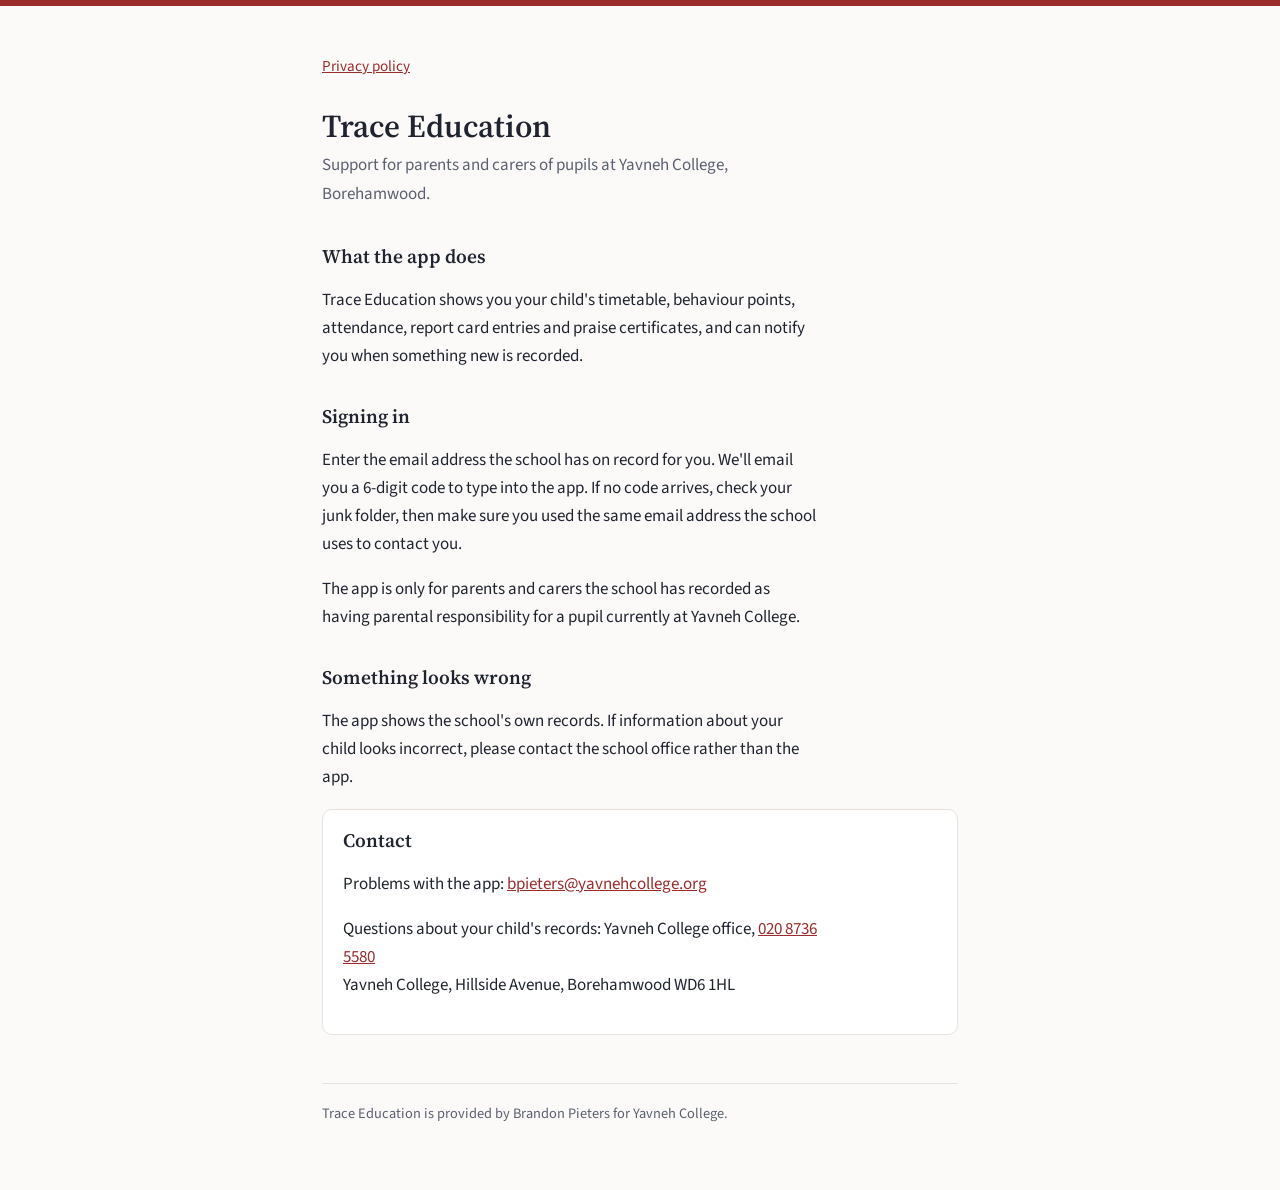
<file: index.html>
<!doctype html>
<html lang="en-GB"><head><meta charset="utf-8"><meta name="viewport" content="width=device-width,initial-scale=1">
<title>Trace Education – Support</title>
<link rel="preconnect" href="https://fonts.googleapis.com"><link href="https://fonts.googleapis.com/css2?family=Source+Sans+3:wght@400;600&family=Source+Serif+4:wght@600&display=swap" rel="stylesheet">
<link rel="stylesheet" href="style.css"></head>
<body><div class="bar"></div><main>
<nav><a href="privacy.html">Privacy policy</a></nav>
<h1>Trace Education</h1>
<p class="sub">Support for parents and carers of pupils at Yavneh College, Borehamwood.</p>

<h2>What the app does</h2>
<p>Trace Education shows you your child's timetable, behaviour points, attendance, report card entries and praise certificates, and can notify you when something new is recorded.</p>

<h2>Signing in</h2>
<p>Enter the email address the school has on record for you. We'll email you a 6-digit code to type into the app. If no code arrives, check your junk folder, then make sure you used the same email address the school uses to contact you.</p>
<p>The app is only for parents and carers the school has recorded as having parental responsibility for a pupil currently at Yavneh College.</p>

<h2>Something looks wrong</h2>
<p>The app shows the school's own records. If information about your child looks incorrect, please contact the school office rather than the app.</p>

<div class="card">
<h2 style="margin-top:0">Contact</h2>
<p>Problems with the app: <a href="mailto:bpieters@yavnehcollege.org">bpieters@yavnehcollege.org</a></p>
<p>Questions about your child's records: Yavneh College office, <a href="tel:+442087365580">020 8736 5580</a><br>Yavneh College, Hillside Avenue, Borehamwood WD6 1HL</p>
</div>

<footer>Trace Education is provided by Brandon Pieters for Yavneh College.</footer>
</main></body></html>
</file>
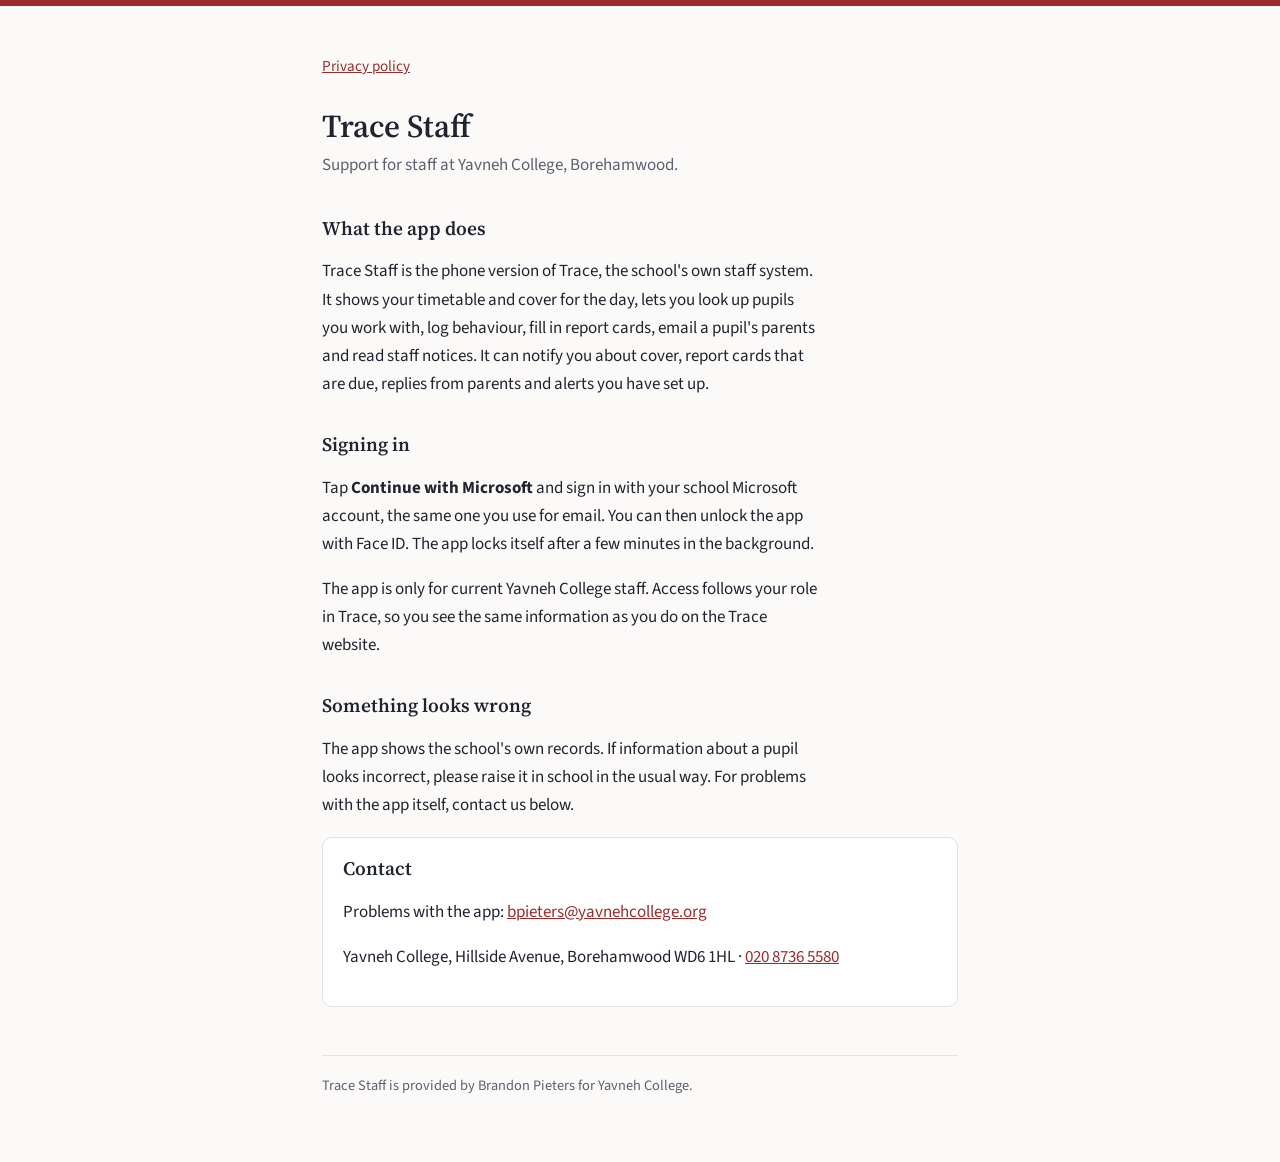
<file: staff/index.html>
<!doctype html>
<html lang="en-GB"><head><meta charset="utf-8"><meta name="viewport" content="width=device-width,initial-scale=1">
<title>Trace Staff – Support</title>
<link rel="preconnect" href="https://fonts.googleapis.com"><link href="https://fonts.googleapis.com/css2?family=Source+Sans+3:wght@400;600&family=Source+Serif+4:wght@600&display=swap" rel="stylesheet">
<link rel="stylesheet" href="../style.css"></head>
<body><div class="bar"></div><main>
<nav><a href="privacy.html">Privacy policy</a></nav>
<h1>Trace Staff</h1>
<p class="sub">Support for staff at Yavneh College, Borehamwood.</p>

<h2>What the app does</h2>
<p>Trace Staff is the phone version of Trace, the school's own staff system. It shows your timetable and cover for the day, lets you look up pupils you work with, log behaviour, fill in report cards, email a pupil's parents and read staff notices. It can notify you about cover, report cards that are due, replies from parents and alerts you have set up.</p>

<h2>Signing in</h2>
<p>Tap <strong>Continue with Microsoft</strong> and sign in with your school Microsoft account, the same one you use for email. You can then unlock the app with Face ID. The app locks itself after a few minutes in the background.</p>
<p>The app is only for current Yavneh College staff. Access follows your role in Trace, so you see the same information as you do on the Trace website.</p>

<h2>Something looks wrong</h2>
<p>The app shows the school's own records. If information about a pupil looks incorrect, please raise it in school in the usual way. For problems with the app itself, contact us below.</p>

<div class="card">
<h2 style="margin-top:0">Contact</h2>
<p>Problems with the app: <a href="mailto:bpieters@yavnehcollege.org">bpieters@yavnehcollege.org</a></p>
<p>Yavneh College, Hillside Avenue, Borehamwood WD6 1HL · <a href="tel:+442087365580">020 8736 5580</a></p>
</div>

<footer>Trace Staff is provided by Brandon Pieters for Yavneh College.</footer>
</main></body></html>
</file>
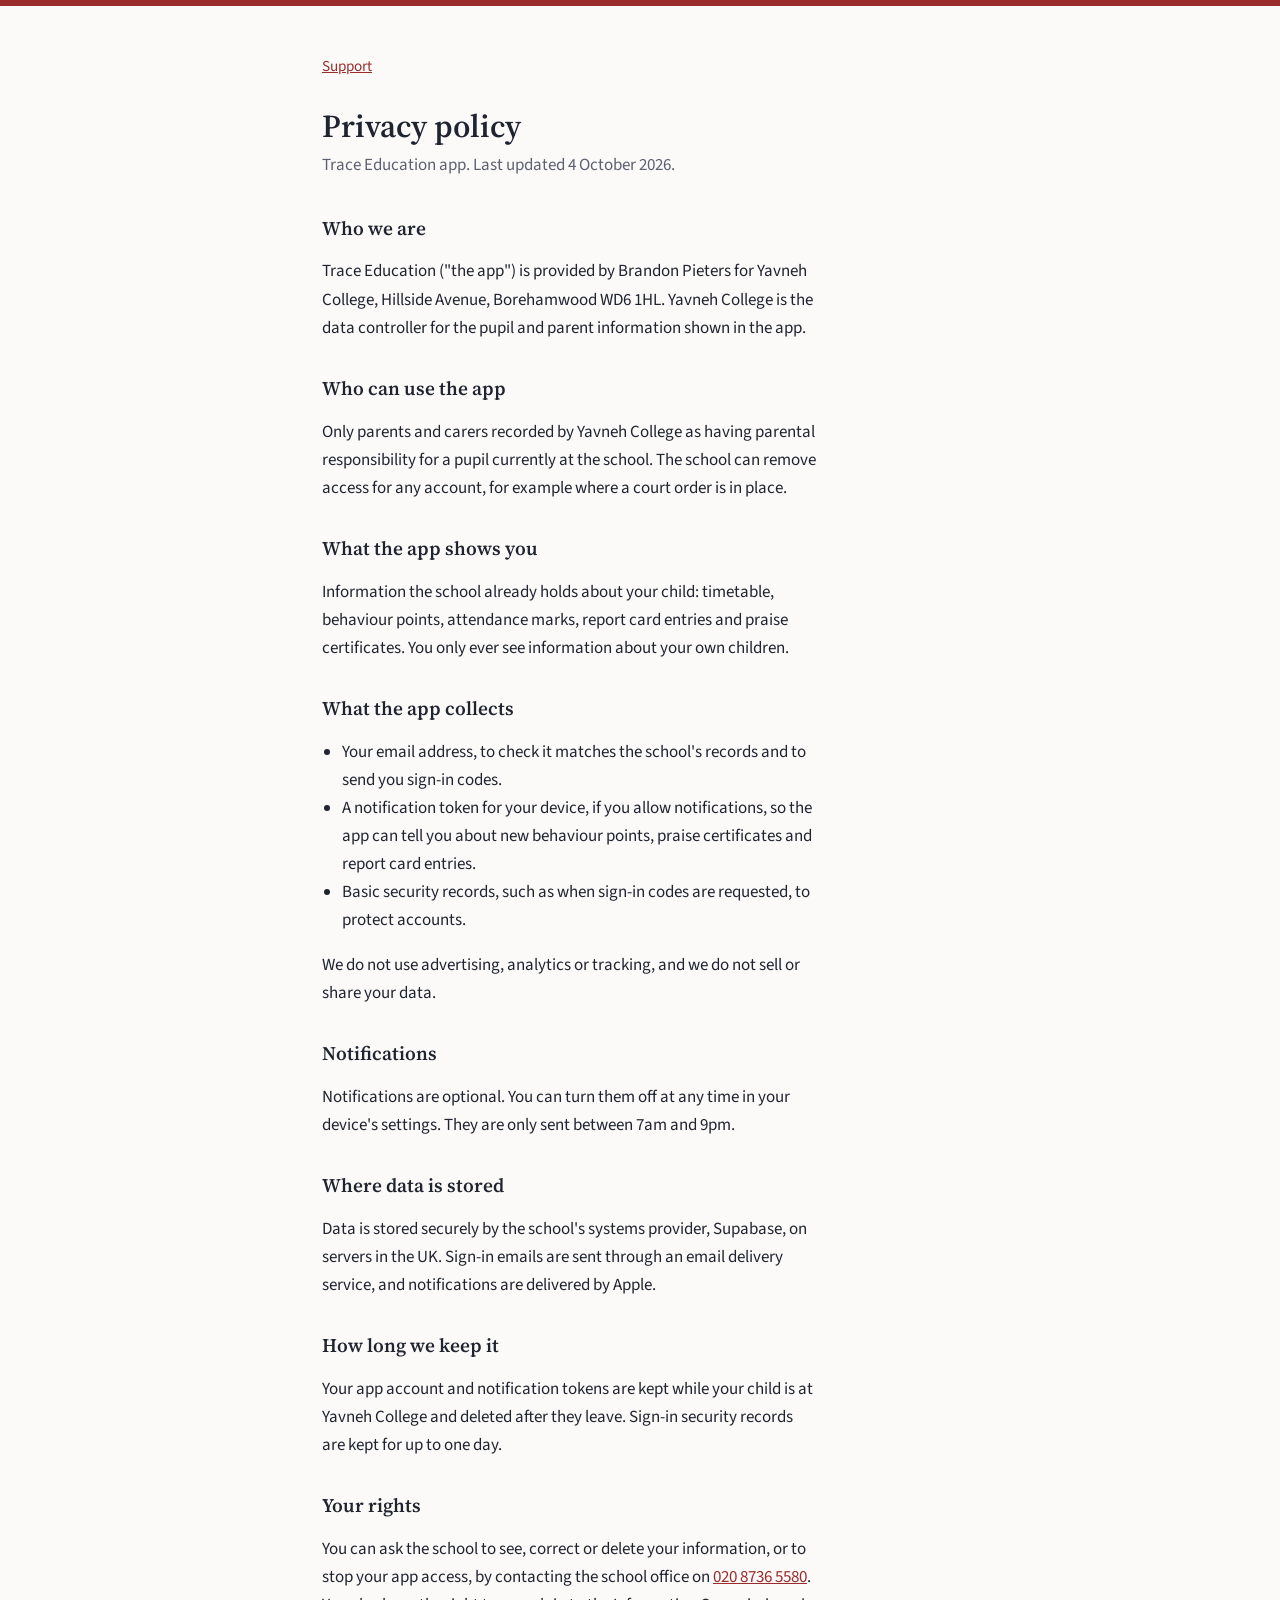
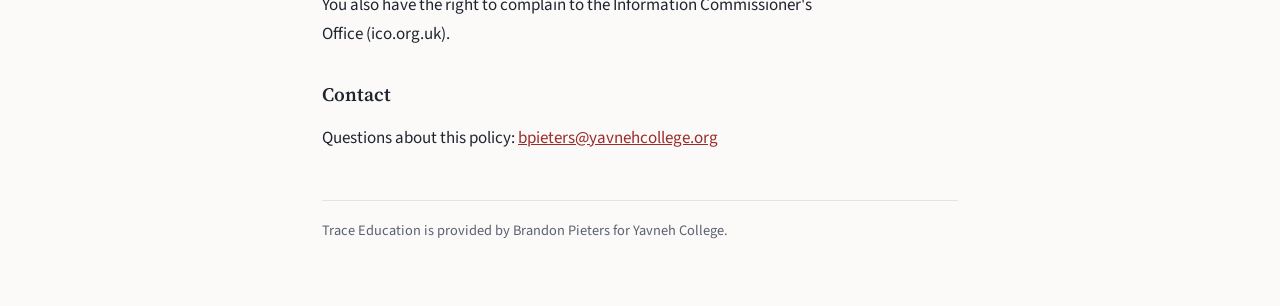
<file: privacy.html>
<!doctype html>
<html lang="en-GB"><head><meta charset="utf-8"><meta name="viewport" content="width=device-width,initial-scale=1">
<title>Trace Education – Privacy policy</title>
<link rel="preconnect" href="https://fonts.googleapis.com"><link href="https://fonts.googleapis.com/css2?family=Source+Sans+3:wght@400;600&family=Source+Serif+4:wght@600&display=swap" rel="stylesheet">
<link rel="stylesheet" href="style.css"></head>
<body><div class="bar"></div><main>
<nav><a href="index.html">Support</a></nav>
<h1>Privacy policy</h1>
<p class="sub">Trace Education app. Last updated 4 October 2026.</p>

<h2>Who we are</h2>
<p>Trace Education ("the app") is provided by Brandon Pieters for Yavneh College, Hillside Avenue, Borehamwood WD6 1HL. Yavneh College is the data controller for the pupil and parent information shown in the app.</p>

<h2>Who can use the app</h2>
<p>Only parents and carers recorded by Yavneh College as having parental responsibility for a pupil currently at the school. The school can remove access for any account, for example where a court order is in place.</p>

<h2>What the app shows you</h2>
<p>Information the school already holds about your child: timetable, behaviour points, attendance marks, report card entries and praise certificates. You only ever see information about your own children.</p>

<h2>What the app collects</h2>
<ul>
<li>Your email address, to check it matches the school's records and to send you sign-in codes.</li>
<li>A notification token for your device, if you allow notifications, so the app can tell you about new behaviour points, praise certificates and report card entries.</li>
<li>Basic security records, such as when sign-in codes are requested, to protect accounts.</li>
</ul>
<p>We do not use advertising, analytics or tracking, and we do not sell or share your data.</p>

<h2>Notifications</h2>
<p>Notifications are optional. You can turn them off at any time in your device's settings. They are only sent between 7am and 9pm.</p>

<h2>Where data is stored</h2>
<p>Data is stored securely by the school's systems provider, Supabase, on servers in the UK. Sign-in emails are sent through an email delivery service, and notifications are delivered by Apple.</p>

<h2>How long we keep it</h2>
<p>Your app account and notification tokens are kept while your child is at Yavneh College and deleted after they leave. Sign-in security records are kept for up to one day.</p>

<h2>Your rights</h2>
<p>You can ask the school to see, correct or delete your information, or to stop your app access, by contacting the school office on <a href="tel:+442087365580">020 8736 5580</a>. You also have the right to complain to the Information Commissioner's Office (ico.org.uk).</p>

<h2>Contact</h2>
<p>Questions about this policy: <a href="mailto:bpieters@yavnehcollege.org">bpieters@yavnehcollege.org</a></p>

<footer>Trace Education is provided by Brandon Pieters for Yavneh College.</footer>
</main></body></html>
</file>
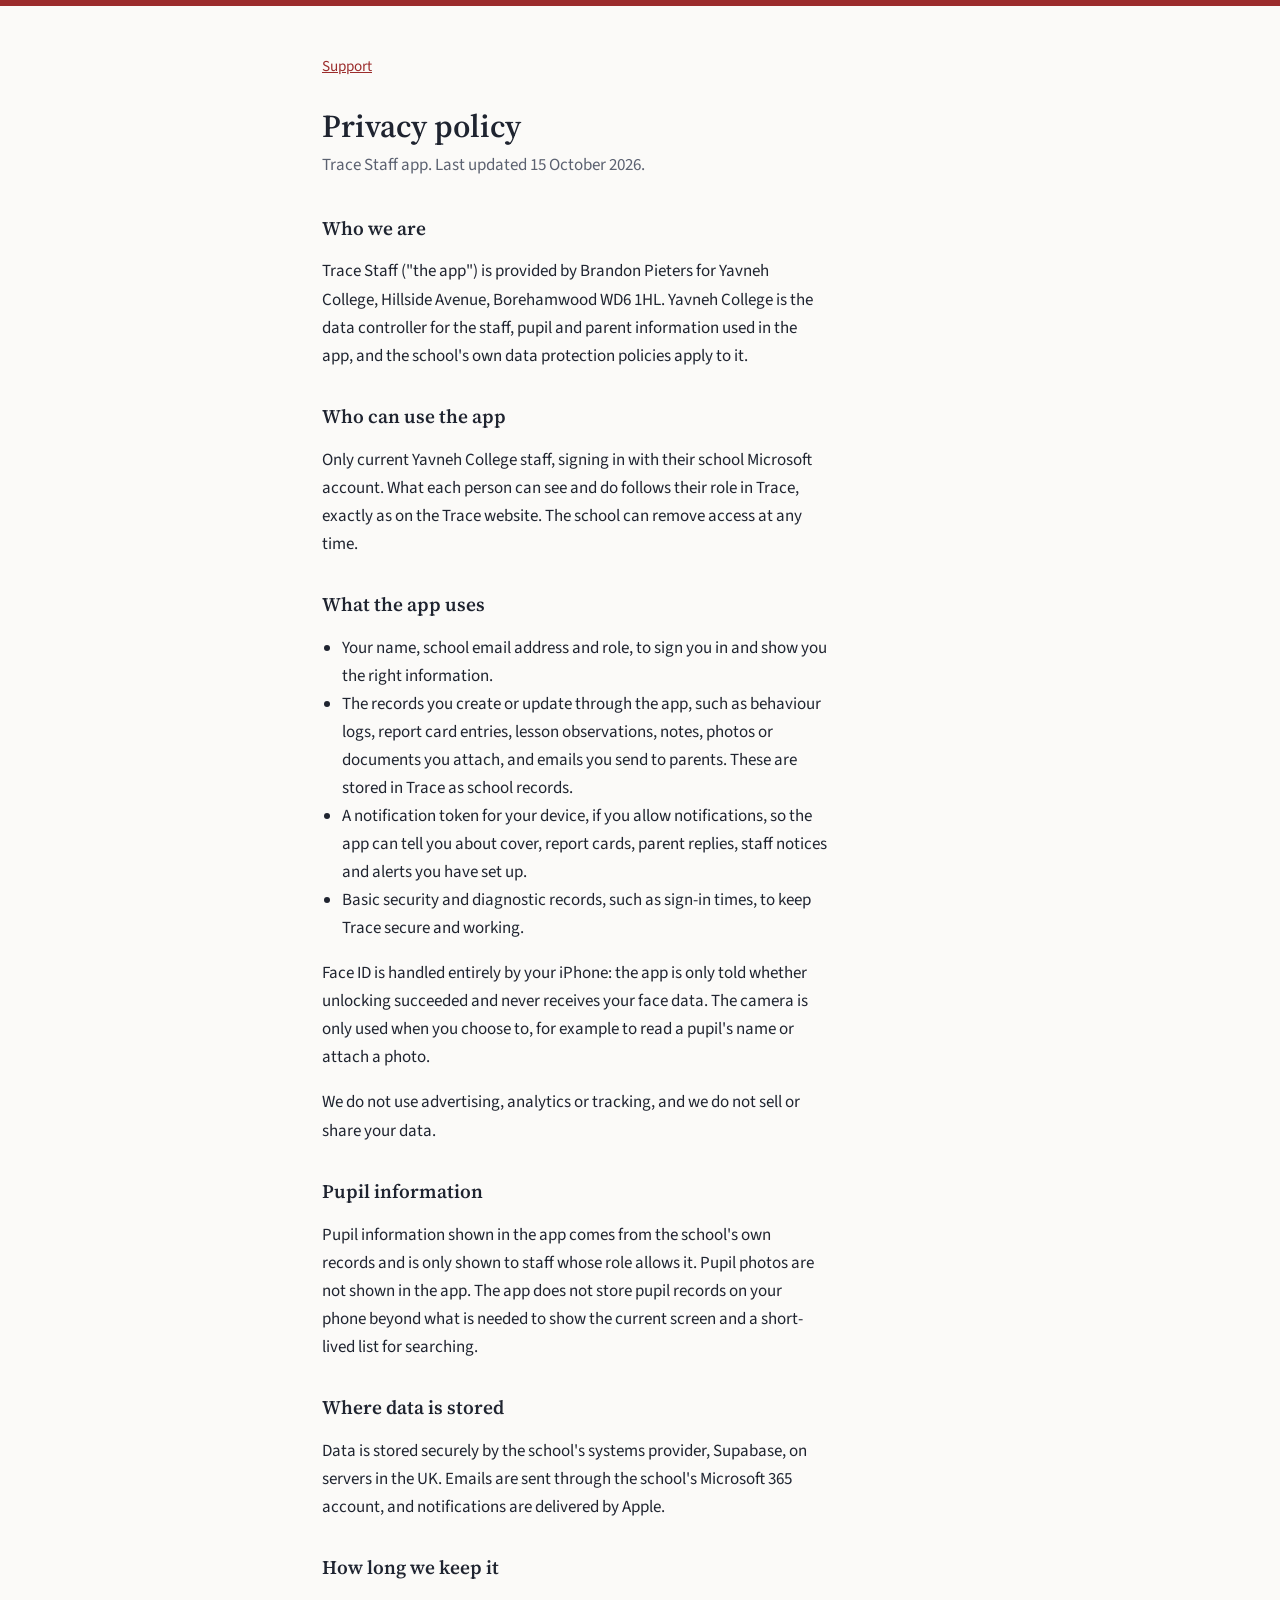
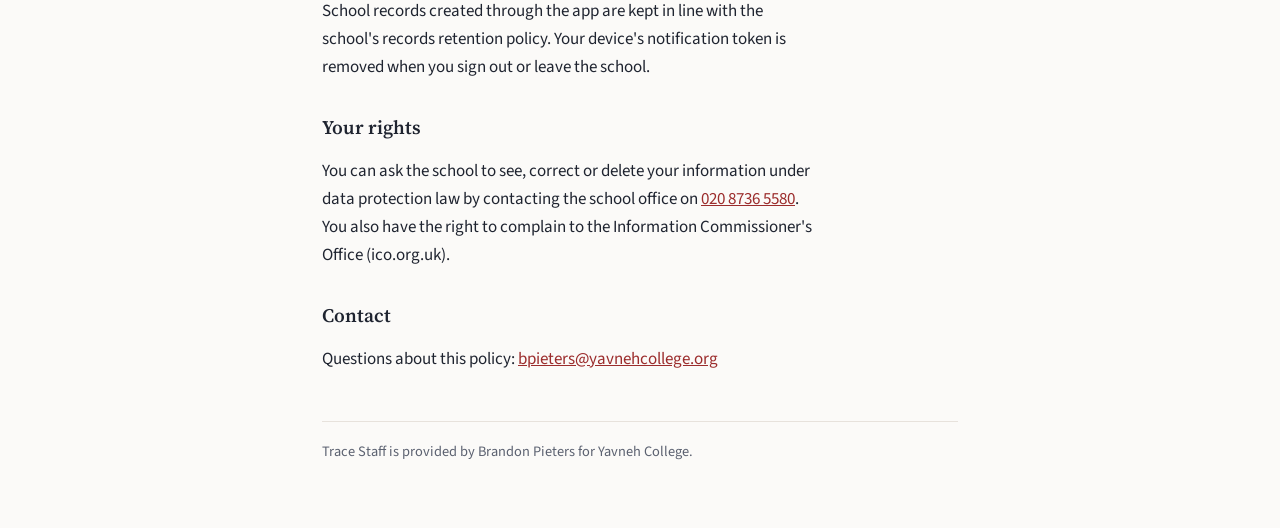
<file: staff/privacy.html>
<!doctype html>
<html lang="en-GB"><head><meta charset="utf-8"><meta name="viewport" content="width=device-width,initial-scale=1">
<title>Trace Staff – Privacy policy</title>
<link rel="preconnect" href="https://fonts.googleapis.com"><link href="https://fonts.googleapis.com/css2?family=Source+Sans+3:wght@400;600&family=Source+Serif+4:wght@600&display=swap" rel="stylesheet">
<link rel="stylesheet" href="../style.css"></head>
<body><div class="bar"></div><main>
<nav><a href="index.html">Support</a></nav>
<h1>Privacy policy</h1>
<p class="sub">Trace Staff app. Last updated 15 October 2026.</p>

<h2>Who we are</h2>
<p>Trace Staff ("the app") is provided by Brandon Pieters for Yavneh College, Hillside Avenue, Borehamwood WD6 1HL. Yavneh College is the data controller for the staff, pupil and parent information used in the app, and the school's own data protection policies apply to it.</p>

<h2>Who can use the app</h2>
<p>Only current Yavneh College staff, signing in with their school Microsoft account. What each person can see and do follows their role in Trace, exactly as on the Trace website. The school can remove access at any time.</p>

<h2>What the app uses</h2>
<ul>
<li>Your name, school email address and role, to sign you in and show you the right information.</li>
<li>The records you create or update through the app, such as behaviour logs, report card entries, lesson observations, notes, photos or documents you attach, and emails you send to parents. These are stored in Trace as school records.</li>
<li>A notification token for your device, if you allow notifications, so the app can tell you about cover, report cards, parent replies, staff notices and alerts you have set up.</li>
<li>Basic security and diagnostic records, such as sign-in times, to keep Trace secure and working.</li>
</ul>
<p>Face ID is handled entirely by your iPhone: the app is only told whether unlocking succeeded and never receives your face data. The camera is only used when you choose to, for example to read a pupil's name or attach a photo.</p>
<p>We do not use advertising, analytics or tracking, and we do not sell or share your data.</p>

<h2>Pupil information</h2>
<p>Pupil information shown in the app comes from the school's own records and is only shown to staff whose role allows it. Pupil photos are not shown in the app. The app does not store pupil records on your phone beyond what is needed to show the current screen and a short-lived list for searching.</p>

<h2>Where data is stored</h2>
<p>Data is stored securely by the school's systems provider, Supabase, on servers in the UK. Emails are sent through the school's Microsoft 365 account, and notifications are delivered by Apple.</p>

<h2>How long we keep it</h2>
<p>School records created through the app are kept in line with the school's records retention policy. Your device's notification token is removed when you sign out or leave the school.</p>

<h2>Your rights</h2>
<p>You can ask the school to see, correct or delete your information under data protection law by contacting the school office on <a href="tel:+442087365580">020 8736 5580</a>. You also have the right to complain to the Information Commissioner's Office (ico.org.uk).</p>

<h2>Contact</h2>
<p>Questions about this policy: <a href="mailto:bpieters@yavnehcollege.org">bpieters@yavnehcollege.org</a></p>

<footer>Trace Staff is provided by Brandon Pieters for Yavneh College.</footer>
</main></body></html>
</file>
<file: style.css>
:root{--ink:#1f2430;--muted:#5b6170;--red:#9b2c2c;--line:#e7e2dc;--bg:#fbfaf8}
*{box-sizing:border-box}
html{-webkit-text-size-adjust:100%}
body{margin:0;background:var(--bg);color:var(--ink);font:17px/1.65 "Source Sans 3","Segoe UI",Arial,sans-serif}
.bar{height:6px;background:var(--red)}
main{max-width:680px;margin:0 auto;padding:48px 22px 64px}
h1{font:600 2rem/1.2 "Source Serif 4",Georgia,serif;margin:0 0 6px}
.sub{color:var(--muted);margin:0 0 36px}
h2{font:600 1.2rem/1.3 "Source Serif 4",Georgia,serif;margin:34px 0 8px}
p,li{max-width:62ch}
ul{padding-left:1.2em}
a{color:var(--red)}
a:focus-visible{outline:2px solid var(--red);outline-offset:2px}
.card{background:#fff;border:1px solid var(--line);border-radius:10px;padding:18px 20px;margin:18px 0}
footer{margin-top:48px;padding-top:18px;border-top:1px solid var(--line);color:var(--muted);font-size:.9rem}
nav{margin-bottom:28px;font-size:.95rem}
</file>
